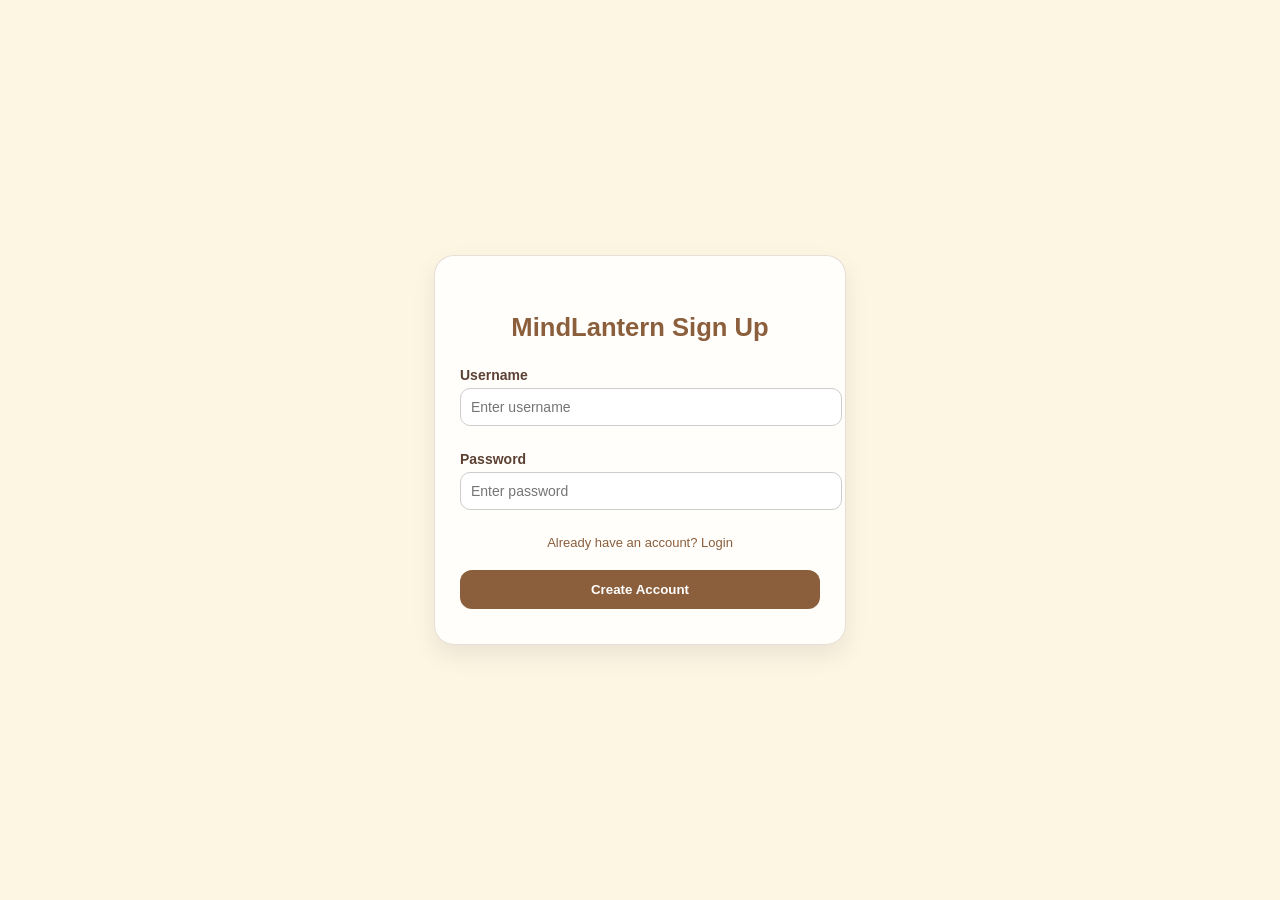
<file: MindLantern/index.html>
<!DOCTYPE html>
<html>
<head>
    
    <title>MindLantern</title>

    <link rel="stylesheet" href="style.css">

    <style>

        body{
            font-family:Arial, sans-serif;
            margin:0;
            background:#FDF6E3;
            color:#3E2723;
        }

        nav{
            display:flex;
            justify-content:space-between;
            align-items:center;
            background:#D2B48C;
            padding:12px 30px;
            box-shadow:0 2px 8px rgba(0,0,0,0.08);
            position:sticky;
            top:0;
            z-index:100;
        }

        nav .logo-container{
            display:flex;
            align-items:center;
            gap:10px;
        }

        nav .logo-container span{
            font-size:1.5rem;
            font-weight:bold;
            color:#3E2723;
        }

        nav ul{
            display:flex;
            list-style:none;
            gap:18px;
            margin:0;
            padding:0;
        }

        nav ul li a{
            text-decoration:none;
            color:#FFF8EF;
            font-weight:bold;
        }

        nav ul li a:hover{
            opacity:0.85;
        }

        .layout{
            display:flex;
            justify-content:center;
            align-items:flex-start;
            gap:20px;
            padding:40px 20px;
        }

        .container{
            flex:2;
            display:flex;
            flex-direction:column;
            align-items:center;
        }

        .welcome-card,
        .stats-card,
        .card{
            background:rgba(255,255,255,0.75);
            backdrop-filter:blur(6px);
            padding:30px;
            margin:20px auto;
            width:90%;
            max-width:800px;
            border-radius:22px;
            border:1px solid rgba(139,94,60,0.12);
            box-shadow:0 10px 25px rgba(0,0,0,0.06);
        }

        .welcome-card h2,
        .stats-card h2,
        .card h1{
            text-align:center;
            color:#8B5E3C;
            margin-bottom:18px;
        }

        .welcome-card p,
        .card p{
            line-height:1.8;
            text-align:center;
            color:#5C4033;
        }

        .stats-grid{
            display:grid;
            grid-template-columns:repeat(auto-fit, minmax(220px,1fr));
            gap:18px;
            margin-top:25px;
        }

        .stat-box{
            background:#FFFDF9;
            border:1px solid rgba(139,94,60,0.1);
            border-radius:16px;
            padding:20px;
            text-align:center;
            box-shadow:0 4px 12px rgba(0,0,0,0.04);
        }

        .stat-box h3{
            margin:0;
            font-size:1rem;
            color:#8B5E3C;
        }

        .stat-box p{
            margin-top:12px;
            font-size:1.4rem;
            font-weight:bold;
            color:#3E2723;
        }

        /* MUSIC */
        .music-panel{
            flex:1;
            max-width:320px;
            background:rgba(255,255,255,0.8);
            border-radius:20px;
            padding:20px;
            box-shadow:0 10px 25px rgba(0,0,0,0.08);
            position:sticky;
            top:100px;
            height:fit-content;
        }

        .music-panel h3{
            text-align:center;
            color:#8B5E3C;
            margin-bottom:15px;
        }

        .music-panel input{
            width:100%;
            padding:10px;
            border-radius:10px;
            border:1px solid #ccc;
            margin-bottom:10px;
        }

        .music-panel button{
            width:100%;
            padding:10px;
            border:none;
            border-radius:10px;
            background:#8B5E3C;
            color:white;
            font-weight:bold;
            cursor:pointer;
            margin-bottom:15px;
        }

        .music-panel button:hover{
            opacity:0.9;
        }

    </style>
</head>

<body onload="protect()">

<nav>
    <div class="logo-container">
        <span>MindLantern</span>
    </div>

    <ul>
        <li><a href="index.html">Home</a></li>
        <li><a href="quote.html">Quote</a></li>
        <li><a href="write.html">Write</a></li>
        <li><a href="history.html">History</a></li>
        <li><a href="calendar.html">Calendar</a></li>
        <li><a href="#" onclick="logout()">Logout</a></li>
    </ul>
</nav>

<div class="layout">

    <div class="container">

        <div class="welcome-card">
            <h2>Welcome to MindLantern</h2>
            <p> Your personal sanctuary for thoughts and emotions.
        Write freely, reflect deeply, and keep track of your
        emotional journey in a calm and private space.</p>
        </div>

        <div class="card">

    <div class="card">

    <h1 style="font-size:1.3rem;">What You Can Do</h1>

    <p style="text-align:left; line-height:1.6;">
        MindLantern is your private reflection space where you can:
    </p>

    <ul style="text-align:left; line-height:1.8; color:#5C4033;">
        <li>📝 Write daily journal entries</li>
        <li>📊 Track your emotional and writing stats</li>
        <li>📚 View and manage your past entries</li>
        <li>🎵 Save a music link for focus or relaxation</li>
        <li>🔒 Keep everything stored privately in your browser</li>
    </ul>

</div>

</div>

        <div class="stats-card">
            <h2>Your Journaling Logs</h2>

            <div class="stats-grid">
                <div class="stat-box">
                    <h3>Total Entries</h3>
                    <p id="totalEntries">0</p>
                </div>

                <div class="stat-box">
                    <h3>Total Words</h3>
                    <p id="totalWords">0</p>
                </div>

                <div class="stat-box">
                    <h3>Longest Streak</h3>
                    <p id="longestStreak">0</p>
                </div>

                <div class="stat-box">
                    <h3>Most Used Emoji</h3>
                    <p id="mostEmoji">😊 (0)</p>
                </div>

                <div class="stat-box">
                    <h3>Days Journaling</h3>
                    <p id="daysPassed">0</p>
                </div>
            </div>
        </div>

    </div>

    <script>
function protect() {
    if (!localStorage.getItem("loggedIn")) {
        window.location.href = "signup.html";
    }
}

function logout() {
    localStorage.removeItem("loggedIn");
    window.location.href = "signup.html";
}
</script>

</body>
</html>
</file>
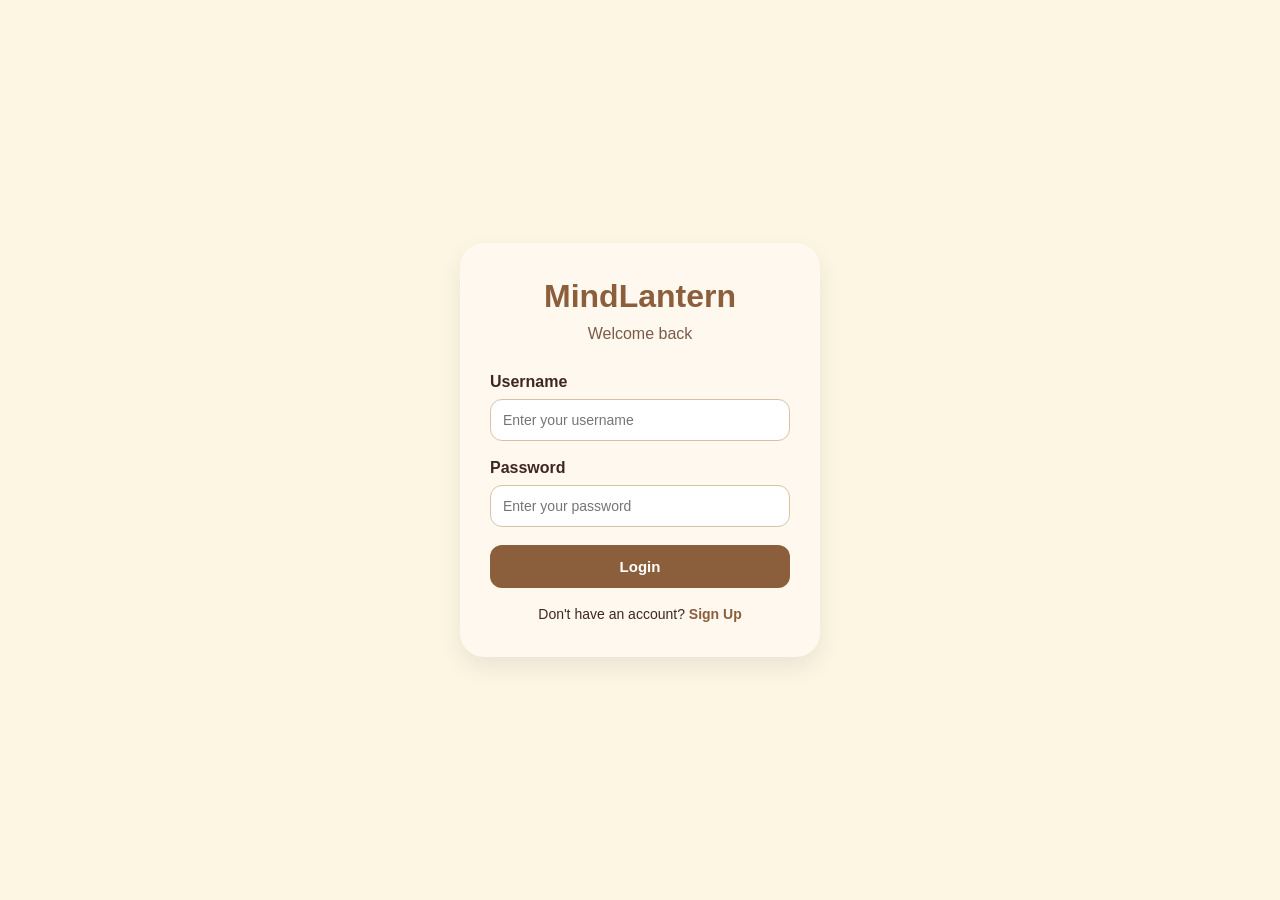
<file: MindLantern/calendar.html>
<!DOCTYPE html>
<html>
<head>
    <title>Calendar - MindLantern</title>

    <style>
        body{
            font-family:Arial,sans-serif;
            margin:0;
            background:#FDF6E3;
            color:#3E2723;
        }

        nav{
            display:flex;
            justify-content:space-between;
            align-items:center;
            background:#D2B48C;
            padding:14px 30px;
            position:sticky;
            top:0;
            z-index:100;
        }

        nav ul{
            display:flex;
            gap:18px;
            list-style:none;
            margin:0;
            padding:0;
        }

        nav ul li a{
            text-decoration:none;
            color:#FDF6E3;
            font-weight:bold;
        }

        /* HEADER */
        .header{
            text-align:center;
            padding:20px;
        }

        .month-nav{
            display:flex;
            justify-content:center;
            align-items:center;
            gap:20px;
            margin-top:10px;
        }

        .month-nav button{
            padding:8px 14px;
            border:none;
            background:#8B5E3C;
            color:white;
            border-radius:8px;
            cursor:pointer;
        }

        /* CALENDAR */
        .calendar{
            max-width:900px;
            margin:0 auto;
            padding:20px;
        }

        .weekdays{
            display:grid;
            grid-template-columns:repeat(7,1fr);
            text-align:center;
            font-weight:bold;
            margin-bottom:10px;
        }

        .grid{
            display:grid;
            grid-template-columns:repeat(7,1fr);
            gap:8px;
        }

        .day{
            min-height:100px;
            background:rgba(255,255,255,0.7);
            border-radius:12px;
            padding:6px;
        }

        .today{
            border:2px solid #8B5E3C;
        }

        .emoji{
            display:block;
            margin-top:8px;
            background:white;
            border:none;
            border-radius:8px;
            cursor:pointer;
        }

        /* MODAL */
        .modal{
            display:none;
            position:fixed;
            top:0;left:0;
            width:100%;
            height:100%;
            background:rgba(0,0,0,0.5);
            justify-content:center;
            align-items:center;
        }

        .modal-box{
            background:white;
            padding:20px;
            border-radius:12px;
            width:300px;
        }
    </style>
</head>

<body onload="protect(); init();">

<nav>
    <div class="logo-container">
        <span>MindLantern</span>
    </div>

    <ul>
        <li><a href="index.html">Home</a></li>
        <li><a href="quote.html">Quote</a></li>
        <li><a href="write.html">Write</a></li>
        <li><a href="history.html">History</a></li>
        <li><a href="calendar.html">Calendar</a></li>
        <li><a href="#" onclick="logout()">Logout</a></li>
    </ul>
</nav>

<div class="header">

    <h2 id="monthTitle"></h2>

    <div class="month-nav">
        <button onclick="changeMonth(-1)">◀ Prev</button>
        <button onclick="changeMonth(1)">Next ▶</button>
    </div>

</div>

<div class="calendar">

    <div class="weekdays">
        <div>Sun</div><div>Mon</div><div>Tue</div>
        <div>Wed</div><div>Thu</div><div>Fri</div><div>Sat</div>
    </div>

    <div class="grid" id="grid"></div>

</div>

<!-- MODAL -->
<div class="modal" id="modal" onclick="closeModal()">
    <div class="modal-box" onclick="event.stopPropagation()">
        <h3 id="mEmoji"></h3>
        <p id="mDate"></p>
        <div id="mContent"></div>
    </div>
</div>

<script>

/* AUTH */
function protect(){
    if(localStorage.getItem("loggedIn") !== "true"){
        window.location.href="login.html";
    }
}

function logout(){
    localStorage.removeItem("loggedIn");
    window.location.href="login.html";
}

/* DATA */
function getEntries(){
    return JSON.parse(localStorage.getItem("diaryEntries") || "[]");
}

/* DATE */
function key(date){
    return date.getFullYear()+"-"+(date.getMonth()+1)+"-"+date.getDate();
}

/* MONTH */
let current = new Date();

/* INIT */
function init(){
    render();
}

/* NAV */
function changeMonth(n){
    current.setMonth(current.getMonth()+n);
    render();
}

/* RENDER */
function render(){

    const grid = document.getElementById("grid");
    const title = document.getElementById("monthTitle");

    const year = current.getFullYear();
    const month = current.getMonth();

    const monthName = current.toLocaleString("default",{month:"long"});

    title.innerText = monthName + " " + year;

    grid.innerHTML = "";

    const entries = getEntries();

    let map = {};

    entries.forEach(e=>{
        let d = new Date(e.date);
        let k = key(d);
        if(!map[k]) map[k]=[];
        map[k].push(e);
    });

    const first = new Date(year,month,1).getDay();
    const days = new Date(year,month+1,0).getDate();

    for(let i=0;i<first;i++){
        grid.appendChild(document.createElement("div"));
    }

    for(let d=1; d<=days; d++){

        const date = new Date(year,month,d);
        const k = key(date);

        const div = document.createElement("div");
        div.className="day";

        if(k === key(new Date())){
            div.classList.add("today");
        }

        div.innerHTML = `<div>${d}</div>`;

        if(map[k]){
            map[k].forEach(entry=>{
                const b = document.createElement("button");
                b.className="emoji";
                b.innerText = entry.emoji || "📝";

                b.onclick = () => open(entry);

                div.appendChild(b);
            });
        }

        grid.appendChild(div);
    }
}

/* MODAL */
function open(entry){
    document.getElementById("modal").style.display="flex";
    document.getElementById("mEmoji").innerText = entry.emoji || "📝";
    document.getElementById("mDate").innerText = entry.date;
    document.getElementById("mContent").innerHTML = entry.content;
}

function closeModal(){
    document.getElementById("modal").style.display="none";
}


</script>



</body>
</html>
</file>
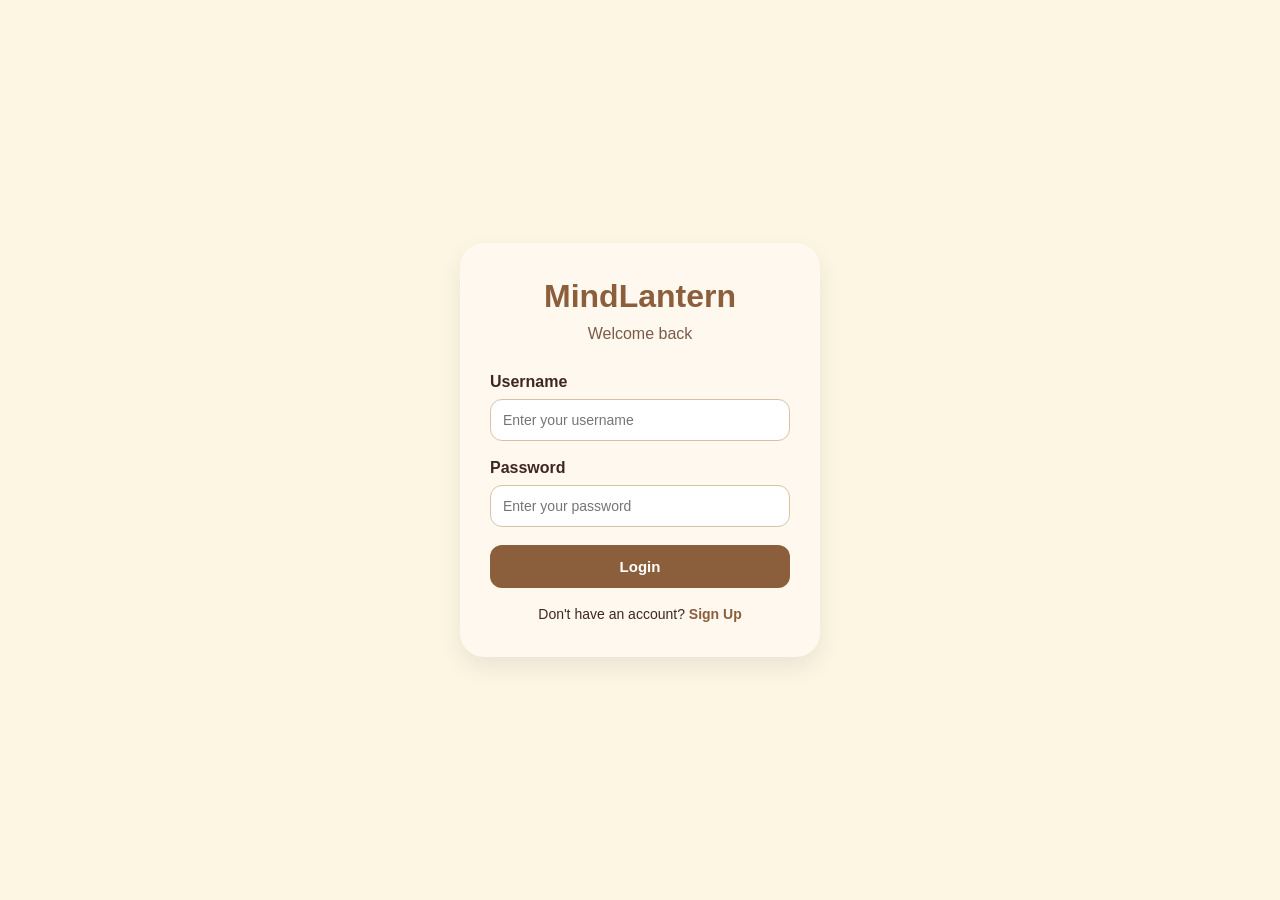
<file: MindLantern/history.html>
<!DOCTYPE html>
<html>
<head>
    <title>History - MindLantern</title>

    <link rel="stylesheet" href="style.css">

    <style>

        body{
            font-family:Arial, sans-serif;
            margin:0;
            background:#FDF6E3;
            color:#3E2723;
        }

        nav{
            display:flex;
            justify-content:space-between;
            align-items:center;
            background:#D2B48C;
            padding:14px 30px;
            position:sticky;
            top:0;
            z-index:100;
            box-shadow:0 2px 10px rgba(0,0,0,0.08);
        }

        nav .logo-container span{
            font-size:1.5rem;
            font-weight:bold;
            color:#3E2723;
        }

        nav ul{
            display:flex;
            gap:18px;
            list-style:none;
            margin:0;
            padding:0;
        }

        nav ul li a{
            text-decoration:none;
            color:#FDF6E3;
            font-weight:bold;
        }

        /* ---------------- LAYOUT FIX ---------------- */

        .layout{
            display:flex;
            justify-content:center;
            align-items:flex-start;
            gap:20px;
            padding:40px 20px;
        }

        .main{
            flex:2;
        }

        /* ---------------- MUSIC PANEL ---------------- */

        .music-panel{
            flex:1;
            max-width:320px;
            background:rgba(255,255,255,0.85);
            border-radius:20px;
            padding:20px;
            box-shadow:0 10px 25px rgba(0,0,0,0.08);
            position:sticky;
            top:100px;
            height:fit-content;
        }

        .music-panel h3{
            text-align:center;
            color:#8B5E3C;
        }

        .music-panel input{
            width:100%;
            padding:10px;
            border-radius:10px;
            border:1px solid #ccc;
            margin-bottom:10px;
        }

        .music-panel button{
            width:100%;
            padding:10px;
            border:none;
            border-radius:10px;
            background:#8B5E3C;
            color:white;
            font-weight:bold;
            cursor:pointer;
            margin-bottom:10px;
        }

        .music-panel iframe{
            width:100%;
            border-radius:12px;
        }

        /* ---------------- CONTENT ---------------- */

        .container{
            display:flex;
            flex-direction:column;
            align-items:center;
        }

        h1{
            color:#8B5E3C;
            margin-bottom:25px;
        }

        #historyContainer{
            width:100%;
            max-width:1000px;
            display:grid;
            grid-template-columns:repeat(auto-fill,minmax(260px,1fr));
            gap:20px;
        }

        .entry{
            position:relative;
            padding:20px;
            border-radius:18px;
            box-shadow:0 8px 20px rgba(0,0,0,0.08);
        }

        .deleteBtn{
            position:absolute;
            top:12px;
            right:12px;
            width:30px;
            height:30px;
            border:none;
            border-radius:50%;
            background:#8B5E3C;
            color:white;
            cursor:pointer;
        }

        .empty{
            text-align:center;
            color:#6b4f3b;
            margin-top:30px;
        }

    </style>
</head>

<body onload="protect(); loadEntries(); loadMusic();">

<nav>
    <div class="logo-container">
        <span>MindLantern</span>
    </div>

    <ul>
        <li><a href="index.html">Home</a></li>
        <li><a href="quote.html">Quote</a></li>
        <li><a href="write.html">Write</a></li>
        <li><a href="history.html">History</a></li>
        <li><a href="calendar.html">Calendar</a></li>
        <li><a href="#" onclick="logout()">Logout</a></li>
    </ul>
</nav>

<!-- ✔ MAIN LAYOUT -->
<div class="layout">

    <!-- LEFT SIDE -->
    <div class="main">

        <div class="container">

            <h1>Your Journal History</h1>

            <div id="historyContainer"></div>

        </div>

    </div>

    <!-- RIGHT SIDE MUSIC -->
    <div class="music-panel">

        <h3>🎵 Music</h3>

        <input id="musicUrl" placeholder="YouTube or Spotify link">

        <button onclick="setMusic()">Save</button>

        <div id="musicBox"></div>

    </div>

</div>

<script>

/* ---------------- MUSIC ---------------- */

function setMusic(){

    let url = document.getElementById("musicUrl").value.trim();
    if(!url) return;

    // YouTube
    if(url.includes("youtube.com/watch")){
        const id = url.split("v=")[1];
        url = "https://www.youtube.com/embed/" + id;
    }

    // Spotify
    if(url.includes("open.spotify.com/track/")){
        url = url.replace(
            "open.spotify.com/track/",
            "open.spotify.com/embed/track/"
        );
    }

    localStorage.setItem("musicUrl", url);
    loadMusic();
}

function loadMusic(){

    const url = localStorage.getItem("musicUrl");
    const box = document.getElementById("musicBox");

    if(!url){
        box.innerHTML = "";
        return;
    }

    box.innerHTML = `
        <iframe
            src="${url}"
            height="152"
            frameborder="0"
            allow="autoplay; clipboard-write; encrypted-media; fullscreen; picture-in-picture">
        </iframe>
    `;
}

/* ---------------- LOAD MUSIC ON START ---------------- */
loadMusic();

/* ---------------- YOUR EXISTING LOGIC (UNCHANGED IDEA) ---------------- */

function protect(){
    if(localStorage.getItem("loggedIn") !== "true"){
        window.location.href = "login.html";
    }
}

function loadEntries(){

    const container = document.getElementById("historyContainer");

    let entries = JSON.parse(localStorage.getItem("diaryEntries") || "[]");

    container.innerHTML = "";

    entries.reverse();

    if(entries.length === 0){
        container.innerHTML = `<div class="empty">No entries yet</div>`;
        return;
    }

    entries.forEach((entry,i)=>{

        const div = document.createElement("div");
        div.className = "entry";
        div.style.background = entry.bgColor || "#fff";

        div.innerHTML = `
            <button class="deleteBtn" onclick="deleteEntry(${i})">×</button>
            <div>${entry.emoji || ""}</div>
            <div>${entry.date}</div>
            <div>${entry.content}</div>
        `;

        container.appendChild(div);
    });
}

function deleteEntry(index){

    let entries = JSON.parse(localStorage.getItem("diaryEntries") || "[]");
    entries.splice(index,1);
    localStorage.setItem("diaryEntries", JSON.stringify(entries));
    loadEntries();
}

</script>

</body>
</html>
</file>
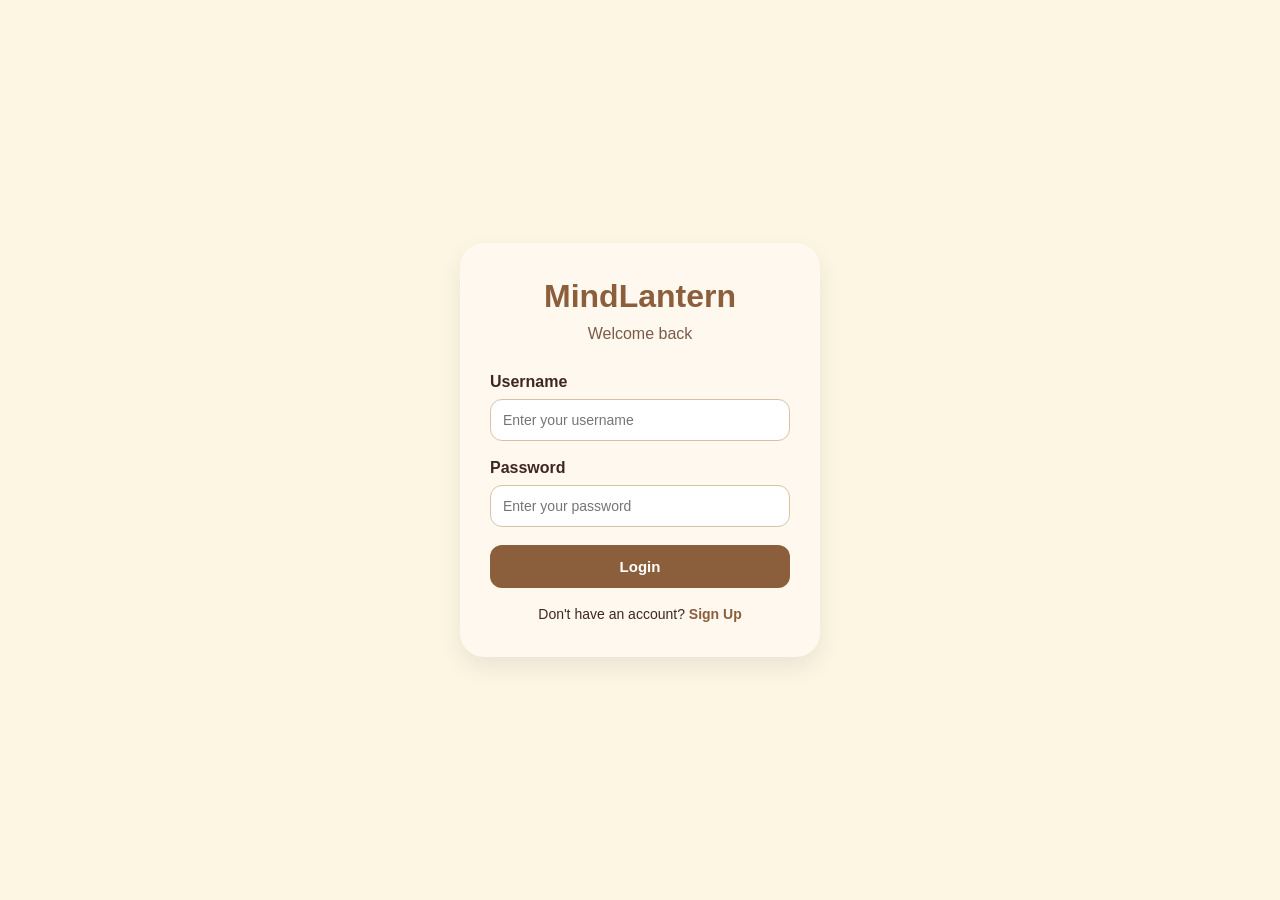
<file: MindLantern/login.html>
<!DOCTYPE html>
<html>
<head>
    <title>Login - MindLantern</title>

    <style>

        *{
            box-sizing:border-box;
        }

        body{
            margin:0;
            height:100vh;
            display:flex;
            justify-content:center;
            align-items:center;
            font-family:Arial,sans-serif;
            background:#FDF6E3;
            color:#3E2723;
        }

        .form-box{
            width:360px;
            max-width:90%;
            background:#FFF8EF;
            padding:35px 30px;
            border-radius:24px;
            box-shadow:0 10px 25px rgba(0,0,0,0.08);
        }

        .logo{
            text-align:center;
            font-size:2rem;
            font-weight:bold;
            color:#8B5E3C;
            margin-bottom:10px;
        }

        .subtitle{
            text-align:center;
            color:#7A5C46;
            margin-bottom:30px;
        }

        label{
            display:block;
            margin-bottom:8px;
            font-weight:bold;
        }

        input{
            width:100%;
            padding:12px;
            margin-bottom:18px;
            border-radius:12px;
            border:1px solid #D7C2A8;
            background:white;
            font-size:14px;
            outline:none;
            color:#3E2723;
        }

        input:focus{
            border-color:#8B5E3C;
        }

        button{
            width:100%;
            padding:13px;
            border:none;
            border-radius:12px;
            background:#8B5E3C;
            color:white;
            font-size:15px;
            font-weight:bold;
            cursor:pointer;
        }

        button:hover{
            opacity:0.92;
        }

        .bottom-text{
            margin-top:18px;
            text-align:center;
            font-size:14px;
        }

        .bottom-text a{
            color:#8B5E3C;
            font-weight:bold;
            text-decoration:none;
        }

    </style>
</head>

<body>

<div class="form-box">

    <div class="logo">
        MindLantern
    </div>

    <div class="subtitle">
        Welcome back
    </div>

    <label>
        Username
    </label>

    <input
        id="liUser"
        type="text"
        placeholder="Enter your username"
    >

    <label>
        Password
    </label>

    <input
        id="liPass"
        type="password"
        placeholder="Enter your password"
    >

    <button onclick="login()">
        Login
    </button>

    <div class="bottom-text">
        Don't have an account?
        <a href="signup.html">
            Sign Up
        </a>
    </div>

</div>

<script>

function login(){

    let username =
        document.getElementById("liUser").value.trim();

    let password =
        document.getElementById("liPass").value.trim();

    if(
        username === localStorage.getItem("user")
        &&
        password === localStorage.getItem("pass")
    ){

        localStorage.setItem("loggedIn","true");

        window.location.href = "index.html";

    }else{

        alert("Incorrect username or password.");

    }

}

</script>

</body>
</html>
</file>
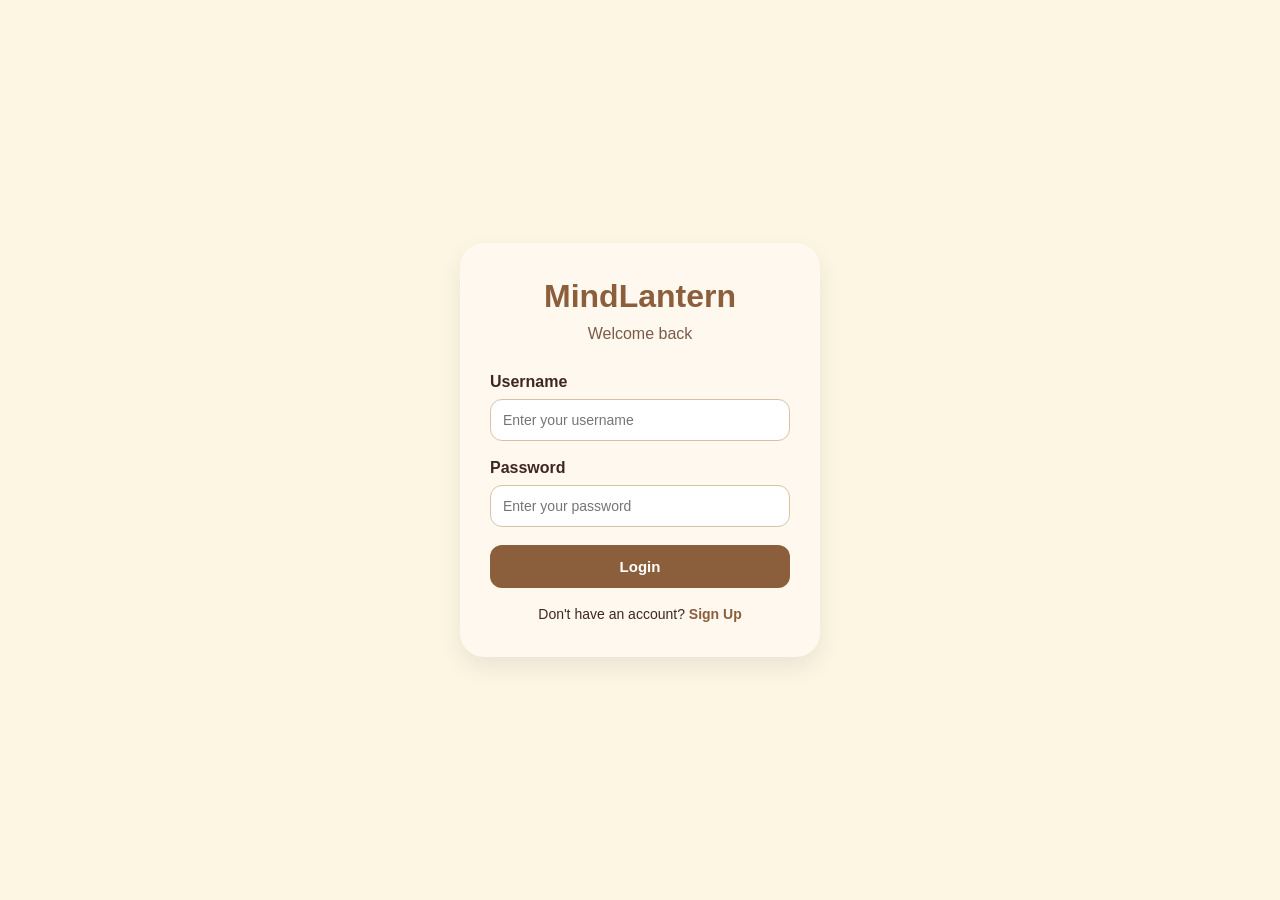
<file: MindLantern/quote.html>
<!DOCTYPE html>
<html>
<head>
    <title>Quote - MindLantern</title>

    <link rel="stylesheet" href="style.css">

    <style>

        body{
            font-family:Arial, sans-serif;
            margin:0;
            background:#FDF6E3;
            color:#3E2723;
            overflow:hidden;
        }

        nav{
            display:flex;
            justify-content:space-between;
            align-items:center;
            background:#D2B48C;
            padding:12px 30px;
            box-shadow:0 2px 8px rgba(0,0,0,0.08);
            position:sticky;
            top:0;
            z-index:100;
        }

        nav .logo-container span{
            font-size:1.5rem;
            font-weight:bold;
            color:#3E2723;
        }

        nav ul{
            display:flex;
            list-style:none;
            gap:18px;
            margin:0;
            padding:0;
        }

        nav ul li a{
            text-decoration:none;
            color:#FFF8EF;
            font-weight:bold;
        }

        nav ul li a:hover{
            opacity:0.85;
        }

        /* ================= LAYOUT FIX ================= */
        .layout{
            display:flex;
            justify-content:center;
            align-items:flex-start;
            gap:20px;
            padding:60px 20px;
        }

        .container{
            flex:1;
            display:flex;
            justify-content:center;
        }

        /* ================= CARD ================= */
        .card{
            background:rgba(255,255,255,0.82);
            backdrop-filter:blur(6px);
            width:100%;
            max-width:700px;
            padding:40px 35px;
            border-radius:24px;
            text-align:center;
            box-shadow:0 10px 25px rgba(0,0,0,0.06);
            position:relative;
            z-index:2;
        }

        .card h1{
            color:#8B5E3C;
            margin-bottom:25px;
            font-size:2rem;
        }

        #quote{
            font-size:1.25rem;
            line-height:1.9;
            color:#5C4033;
            margin-bottom:30px;
            min-height:70px;
        }

        .card button{
            padding:13px 24px;
            border:none;
            border-radius:14px;
            background:#8B5E3C;
            color:white;
            font-size:1rem;
            font-weight:bold;
            cursor:pointer;
            transition:0.2s;
        }

        .card button:hover{
            transform:scale(1.03);
        }

        /* ================= MUSIC PANEL ================= */
        .music-panel{
            width:280px;
            background:rgba(255,255,255,0.85);
            border-radius:20px;
            padding:15px;
            box-shadow:0 10px 25px rgba(0,0,0,0.08);
            position:sticky;
            top:100px;
            height:fit-content;
        }

        .music-panel h3{
            text-align:center;
            color:#8B5E3C;
        }

        .music-panel input{
            width:100%;
            padding:8px;
            margin-top:10px;
            border-radius:8px;
            border:1px solid #ccc;
        }

        .music-panel button{
            width:100%;
            margin-top:10px;
            padding:8px;
            border:none;
            border-radius:8px;
            background:#8B5E3C;
            color:white;
            cursor:pointer;
        }

        .music-panel iframe{
            width:100%;
            margin-top:10px;
            border-radius:12px;
        }

        canvas{
            position:fixed;
            top:0;
            left:0;
            pointer-events:none;
            z-index:1;
        }

    </style>
</head>

<body onload="protect(); loadMusic()">

<canvas id="confetti"></canvas>

<nav>
    <div class="logo-container">
        <span>MindLantern</span>
    </div>

    <ul>
        <li><a href="index.html">Home</a></li>
        <li><a href="quote.html">Quote</a></li>
        <li><a href="write.html">Write</a></li>
        <li><a href="history.html">History</a></li>
        <li><a href="calendar.html">Calendar</a></li>
        <li><a href="#" onclick="logout()">Logout</a></li>
    </ul>
</nav>

<!-- ================= MAIN LAYOUT ================= -->
<div class="layout">

    <div class="container">

        <div class="card">

            <h1>Motivational Quote</h1>

            <p id="quote">
                Click the button below to receive a motivational quote.
            </p>

            <button onclick="newQuote(); burstConfetti();">
                New Quote
            </button>

        </div>

    </div>

    <!-- ================= MUSIC RIGHT SIDE ================= -->
    <div class="music-panel">

        <h3>🎵 Music</h3>

        <input id="musicUrl" placeholder="Spotify / YouTube link">
        <button onclick="setMusic()">Save</button>

        <div id="musicBox"></div>

    </div>

</div>

<script>

/* ---------------- PROTECT ---------------- */
function protect(){
    if(localStorage.getItem("loggedIn") !== "true"){
        window.location.href = "login.html";
    }
}

/* ---------------- LOGOUT ---------------- */
function logout(){
    localStorage.removeItem("loggedIn");
    window.location.href = "login.html";
}

/* ---------------- QUOTES ---------------- */
const quotes = [
    "The only way to do great work is to love what you do. — Steve Jobs",
    "It always seems impossible until it’s done. — Nelson Mandela",
    "Believe you can and you’re halfway there. — Theodore Roosevelt",
    "Don’t watch the clock; do what it does. Keep going. — Sam Levenson",
    "Success is not final, failure is not fatal: it is the courage to continue that counts. — Winston Churchill",
    "Hardships often prepare ordinary people for an extraordinary destiny. — C.S. Lewis",
    "You miss 100% of the shots you don’t take. — Wayne Gretzky",
    "The future belongs to those who believe in the beauty of their dreams. — Eleanor Roosevelt",
    "In the middle of difficulty lies opportunity. — Albert Einstein",
    "Do what you can, with what you have, where you are. — Theodore Roosevelt"
];

function newQuote(){
    document.getElementById("quote").innerText =
        quotes[Math.floor(Math.random()*quotes.length)];
}

/* ---------------- MUSIC (FIXED) ---------------- */
function setMusic(){
    let url=document.getElementById("musicUrl").value.trim();
    if(!url) return;

    // Spotify
    if(url.includes("open.spotify.com")){
        url=url.replace("open.spotify.com/","open.spotify.com/embed/");
    }

    // YouTube
    if(url.includes("watch?v=")){
        url=url.replace("watch?v=","embed/");
    }

    if(url.includes("youtu.be/")){
        url=url.replace("youtu.be/","www.youtube.com/embed/");
    }

    localStorage.setItem("musicUrl",url);
    loadMusic();
}

function loadMusic(){
    let url=localStorage.getItem("musicUrl");
    if(!url) return;

    document.getElementById("musicBox").innerHTML=
    `<iframe src="${url}" height="160" frameborder="0" allow="autoplay; encrypted-media"></iframe>`;
}

/* ---------------- CONFETTI (UNCHANGED) ---------------- */
const canvas = document.getElementById("confetti");
const ctx = canvas.getContext("2d");

function resize(){
    canvas.width = window.innerWidth;
    canvas.height = window.innerHeight;
}
resize();
window.addEventListener("resize", resize);

const colors = ["#ff4d4d","#ffb84d","#fff94d","#4dff88","#4dd2ff","#b84dff","#ff4df2"];

let particles = [];

function burstConfetti(){
    for(let i=0;i<160;i++){
        particles.push({
            x: window.innerWidth/2,
            y: window.innerHeight/3,
            vx: (Math.random()-0.5)*8,
            vy: (Math.random()-1.8)*8,
            size: Math.random()*6+2,
            color: colors[Math.floor(Math.random()*colors.length)],
            alpha: 1,
            gravity: 0.15,
            shape: Math.random() > 0.5 ? "circle" : "square"
        });
    }
    animate();
}

function animate(){
    ctx.clearRect(0,0,canvas.width,canvas.height);

    particles.forEach((p,i)=>{
        p.x += p.vx;
        p.y += p.vy;
        p.vy += p.gravity;
        p.alpha -= 0.008;

        ctx.globalAlpha = p.alpha;
        ctx.fillStyle = p.color;

        if(p.shape === "circle"){
            ctx.beginPath();
            ctx.arc(p.x,p.y,p.size,0,Math.PI*2);
            ctx.fill();
        }else{
            ctx.fillRect(p.x,p.y,p.size,p.size);
        }

        if(p.alpha <= 0){
            particles.splice(i,1);
        }
    });

    ctx.globalAlpha = 1;

    if(particles.length > 0){
        requestAnimationFrame(animate);
    }
}

</script>

</body>
</html>
</file>
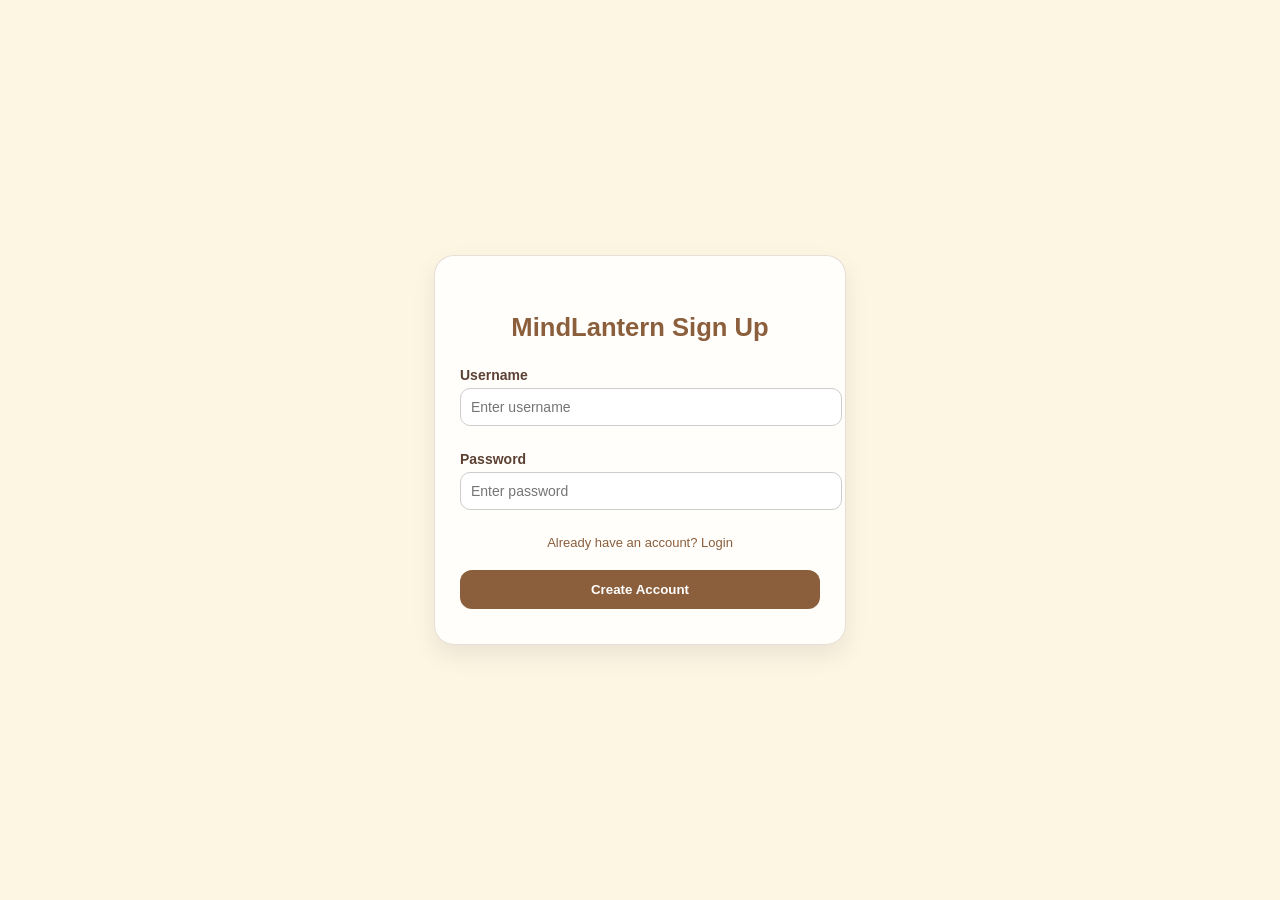
<file: MindLantern/signup.html>
<!DOCTYPE html>
<html>
<head>
    <title>Sign Up - MindLantern</title>

    <style>
        body {
            margin: 0;
            font-family: Arial, sans-serif;
            background: #FDF6E3;
            display: flex;
            justify-content: center;
            align-items: center;
            height: 100vh;
            color: #3E2723;
        }

        .form-box {
            width: 360px;
            background: rgba(255, 255, 255, 0.85);
            border: 1px solid rgba(139, 94, 60, 0.2);
            border-radius: 20px;
            padding: 35px 25px;
            box-shadow: 0 10px 25px rgba(0,0,0,0.08);
            backdrop-filter: blur(6px);
        }

        .form-box h2 {
            text-align: center;
            margin-bottom: 25px;
            color: #8B5E3C;
            font-size: 1.6rem;
        }

        label {
            display: block;
            margin: 10px 0 5px;
            font-weight: bold;
            color: #5C4033;
            font-size: 14px;
        }

        input {
            width: 100%;
            padding: 10px;
            border-radius: 10px;
            border: 1px solid #ccc;
            margin-bottom: 15px;
            font-size: 14px;
            outline: none;
        }

        input:focus {
            border-color: #8B5E3C;
        }

        a {
            display: block;
            text-align: center;
            margin: 10px 0 20px;
            color: #8B5E3C;
            text-decoration: none;
            font-size: 13px;
        }

        a:hover {
            text-decoration: underline;
        }

        button {
            width: 100%;
            padding: 12px;
            border: none;
            border-radius: 12px;
            background: #8B5E3C;
            color: white;
            font-weight: bold;
            cursor: pointer;
            transition: 0.2s;
        }

        button:hover {
            opacity: 0.9;
        }
    </style>
</head>

<body>

<div class="form-box">
    <h2>MindLantern Sign Up</h2>

    <label>Username</label>
    <input id="suUser" type="text" placeholder="Enter username">

    <label>Password</label>
    <input id="suPass" type="password" placeholder="Enter password">

    <a href="login.html">Already have an account? Login</a>

    <button onclick="signup()">Create Account</button>
</div>

<script>
function signup() {
    const username = document.getElementById("suUser").value.trim();
    const password = document.getElementById("suPass").value.trim();

    if (!username || !password) {
        alert("Please fill in both fields.");
        return;
    }

    localStorage.setItem("user", username);
    localStorage.setItem("pass", password);
    localStorage.setItem("loggedIn", "true");

    alert("Account created successfully!");
    window.location.href = "index.html";
}
</script>

</body>
</html>
</file>
<file: MindLantern/style.css>
/* ===================== RESET ===================== */
*{
    margin:0;
    padding:0;
    box-sizing:border-box;
}

body{
    font-family: Arial, sans-serif;
    background:#FDF6E3;
    color:#3E2723;
}

/* ===================== NAVBAR ===================== */
nav{
    display:flex;
    justify-content:space-between;
    align-items:center;
    background:#D2B48C;
    padding:14px 30px;
    box-shadow:0 2px 10px rgba(0,0,0,0.08);
    position:sticky;
    top:0;
    z-index:100;
}

/* logo */
nav .logo-container{
    display:flex;
    align-items:center;
    gap:10px;
}

nav .logo-container span{
    font-size:1.5rem;
    font-weight:bold;
    color:#3E2723;
}

/* LINKS (FIXED VISIBILITY) */
nav ul{
    display:flex;
    list-style:none;
    gap:18px;
}

nav ul li a{
    text-decoration:none;
    color:#3E2723 !important;   /* FIX: always visible */
    font-weight:bold;
    opacity:1;
    transition:0.2s;
}

nav ul li a:hover{
    opacity:0.7;
}

/* ===================== CONTAINER ===================== */
.container{
    width:100%;
    padding:40px 20px;
    display:flex;
    flex-direction:column;
    align-items:center;
}

/* ===================== CARD ===================== */
.card{
    background:#FFF8EF;
    width:75%;
    max-width:850px;
    padding:30px;
    border-radius:20px;
    box-shadow:0 10px 25px rgba(0,0,0,0.08);
}

/* ===================== BUTTONS ===================== */
button{
    cursor:pointer;
    border:none;
    transition:0.2s;
}

button:hover{
    transform:scale(1.03);
}

/* ===================== LOGIN / SIGNUP ===================== */
body.login-page,
body.signup-page{
    height:100vh;
    display:flex;
    justify-content:center;
    align-items:center;
    background:#FDF6E3; /* FIX: same theme */
    overflow:hidden;
}

.form-box{
    width:350px;
    max-width:90%;
    padding:35px 25px;
    border-radius:20px;
    background:#FFF8EF;
    box-shadow:0 10px 25px rgba(0,0,0,0.08);
    display:flex;
    flex-direction:column;
}

.form-box h2{
    color:#8B5E3C;
    margin-bottom:20px;
    text-align:center;
}

.form-box label{
    color:#3E2723;
    margin-bottom:5px;
    font-size:14px;
}

.form-box input{
    width:100%;
    padding:12px;
    border-radius:10px;
    border:1px solid #D7C2A8;
    background:white;
    color:#3E2723;
    margin-bottom:15px;
}

.form-box input::placeholder{
    color:#7A5C46;
}

.form-box a{
    color:#8B5E3C;
    margin-bottom:15px;
    font-size:13px;
}

.form-box button{
    padding:12px;
    border-radius:12px;
    background:#8B5E3C;
    color:#fff;
    font-weight:bold;
}
</file>
